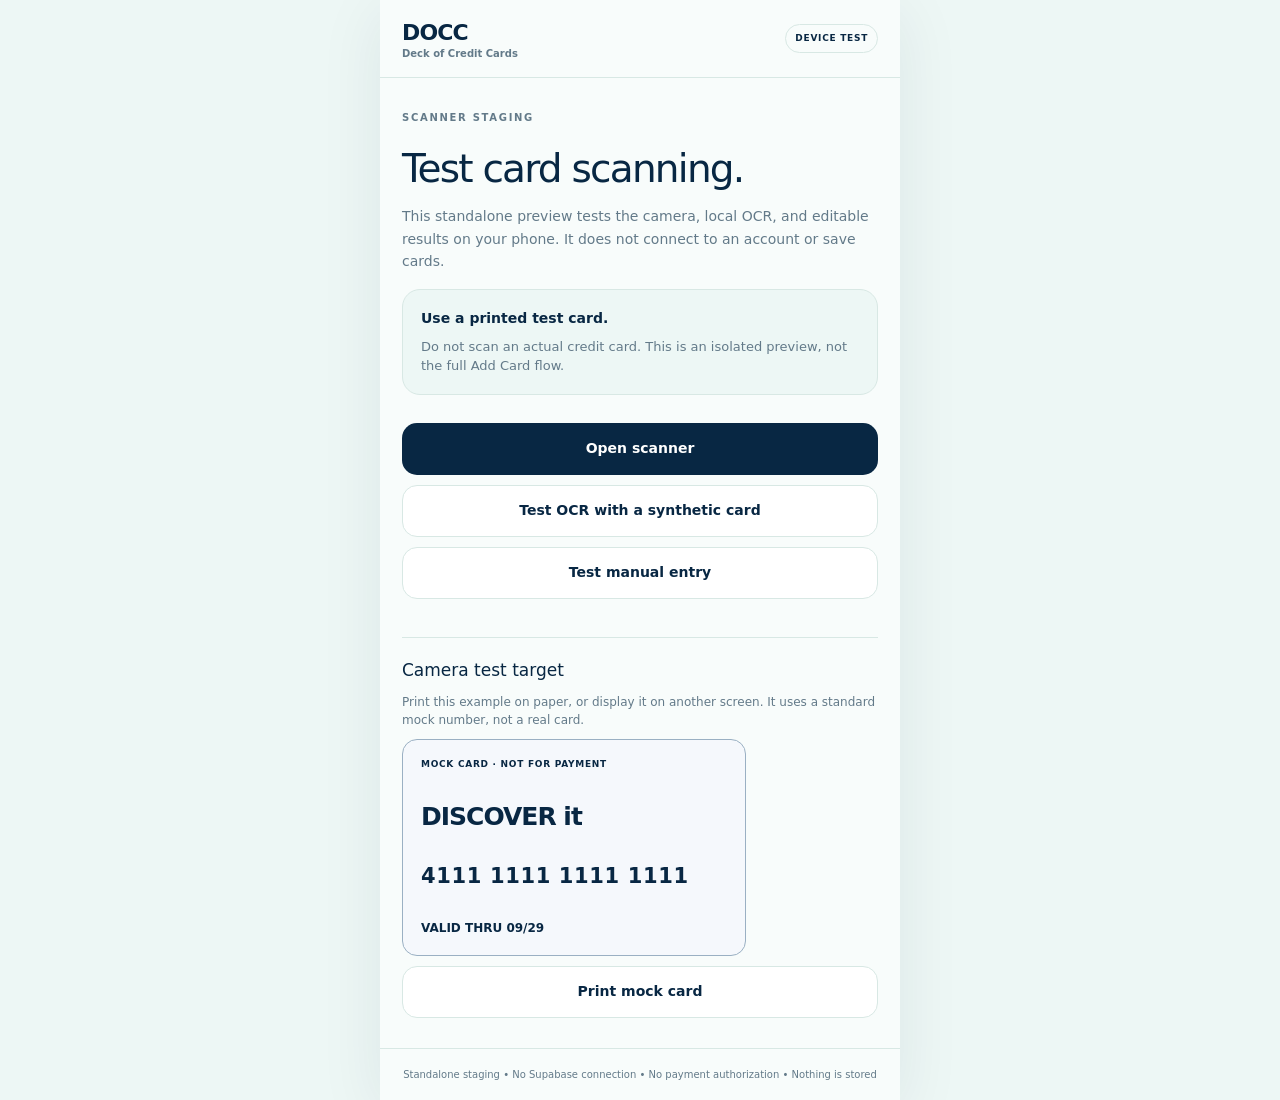
<file: scanner-staging/index.html>
<!doctype html>
<html lang="en">
  <head>
    <meta charset="UTF-8" />
    <meta name="viewport" content="width=device-width, initial-scale=1, viewport-fit=cover" />
    <meta name="theme-color" content="#082743" />
    <meta name="robots" content="noindex, nofollow, noarchive" />
    <meta name="description" content="DOCC card scanner device test. No account, image upload, or card storage." />
    <title>DOCC — Scanner Device Test</title>
    <script type="module" crossorigin src="/scanner-staging/assets/index-CfVlvTiG.js"></script>
    <link rel="stylesheet" crossorigin href="/scanner-staging/assets/index-Z7DN_DnQ.css">
  </head>
  <body>
    <div id="root"></div>
  </body>
</html>
</file>
<file: scanner-staging/assets/index-Z7DN_DnQ.css>
.scan-flow{flex-direction:column;gap:16px;min-height:calc(100dvh - 100px);padding:24px 22px 36px;display:flex}.scan-heading h1{color:var(--docc-navy-900);letter-spacing:-.04em;margin:0;font-size:34px;line-height:1.05}.scan-heading>p:last-child{max-width:390px;color:var(--color-muted);margin:12px 0 0;font-size:14px;line-height:1.55}.scan-viewport{isolation:isolate;aspect-ratio:1.586;background:#082743;border-radius:24px;width:100%;max-height:350px;position:relative;overflow:hidden}.scan-viewport video{object-fit:cover;width:100%;height:100%;display:block}.scan-guide{aspect-ratio:1.586;pointer-events:none;border:2px solid #ffffffe6;border-radius:15px;justify-content:center;align-items:end;width:88%;display:flex;position:absolute;top:50%;left:6%;transform:translateY(-50%);box-shadow:0 0 0 999px #00000024}.scan-guide span{color:#fff;text-shadow:0 1px 4px #000c;background:#082743bf;border-radius:8px;padding:4px 8px;font-size:12px;font-weight:600;position:absolute;bottom:8px}.scan-placeholder{color:#ffffffa6;pointer-events:none;place-items:center;margin:0;font-size:13px;display:grid;position:absolute;inset:0}.scan-working{color:#fff;text-align:center;background:#082743d1;place-items:center;padding:20px;font-size:14px;font-weight:650;display:grid;position:absolute;inset:0}.scan-error{color:#885917;background:#fffaf0;border:1px solid #edd9b2;border-radius:14px;margin:0;padding:12px;font-size:13px;line-height:1.4}.scan-camera-info{color:var(--color-muted);margin:0;font-size:11px;line-height:1.45}.scan-privacy{color:var(--color-muted);margin:0;font-size:11px;line-height:1.5}.scan-actions{gap:10px;margin-top:auto;display:grid}.scan-actions .text-button{color:var(--docc-navy-900);justify-self:center}.scan-file-input{display:none}.scan-entry{flex-direction:column;gap:10px;margin:18px 0 22px;display:flex}.scan-entry .button{justify-content:center;align-items:center;gap:10px;display:flex}.scan-entry-note{text-align:center;color:var(--color-muted);margin:0;font-size:11px}.scan-review{border:1px solid var(--docc-mist-200);background:var(--docc-mint-100);color:var(--docc-navy-900);border-radius:15px;padding:12px 14px;font-size:12px}.scan-review strong,.scan-review span{display:block}.scan-review span{color:var(--color-muted);margin-top:4px}@media (height<=740px){.scan-viewport{max-height:260px}.scan-flow{padding-top:12px}}@layer theme{:root,:host{--font-sans:ui-sans-serif, system-ui, sans-serif, "Apple Color Emoji", "Segoe UI Emoji", "Segoe UI Symbol", "Noto Color Emoji";--font-mono:ui-monospace, SFMono-Regular, Menlo, Monaco, Consolas, "Liberation Mono", "Courier New", monospace;--default-font-family:var(--font-sans);--default-mono-font-family:var(--font-mono);--color-surface:#f6f7f9;--color-ink:#101828;--color-muted:#667085;--color-border:#e4e7ec;--color-soft:#f2f4f7;--color-accent:#2357d8;--color-accent-soft:#eef3ff;--color-warm:#a15c14;--color-warm-soft:#fff8eb;--color-success:#287a55;--color-success-soft:#eef8f2}}@layer base{*,:after,:before,::backdrop{box-sizing:border-box;border:0 solid;margin:0;padding:0}::file-selector-button{box-sizing:border-box;border:0 solid;margin:0;padding:0}html,:host{-webkit-text-size-adjust:100%;tab-size:4;line-height:1.5;font-family:var(--default-font-family,ui-sans-serif, system-ui, sans-serif, "Apple Color Emoji", "Segoe UI Emoji", "Segoe UI Symbol", "Noto Color Emoji");font-feature-settings:var(--default-font-feature-settings,normal);font-variation-settings:var(--default-font-variation-settings,normal);-webkit-tap-highlight-color:transparent}hr{height:0;color:inherit;border-top-width:1px}abbr:where([title]){-webkit-text-decoration:underline dotted;text-decoration:underline dotted}h1,h2,h3,h4,h5,h6{font-size:inherit;font-weight:inherit}a{color:inherit;-webkit-text-decoration:inherit;-webkit-text-decoration:inherit;-webkit-text-decoration:inherit;-webkit-text-decoration:inherit;text-decoration:inherit}b,strong{font-weight:bolder}code,kbd,samp,pre{font-family:var(--default-mono-font-family,ui-monospace, SFMono-Regular, Menlo, Monaco, Consolas, "Liberation Mono", "Courier New", monospace);font-feature-settings:var(--default-mono-font-feature-settings,normal);font-variation-settings:var(--default-mono-font-variation-settings,normal);font-size:1em}small{font-size:80%}sub,sup{vertical-align:baseline;font-size:75%;line-height:0;position:relative}sub{bottom:-.25em}sup{top:-.5em}table{text-indent:0;border-color:inherit;border-collapse:collapse}:-moz-focusring{outline:auto}progress{vertical-align:baseline}summary{display:list-item}ol,ul,menu{list-style:none}img,svg,video,canvas,audio,iframe,embed,object{vertical-align:middle;display:block}img,video{max-width:100%;height:auto}button,input,select,optgroup,textarea{font:inherit;font-feature-settings:inherit;font-variation-settings:inherit;letter-spacing:inherit;color:inherit;opacity:1;background-color:#0000;border-radius:0}::file-selector-button{font:inherit;font-feature-settings:inherit;font-variation-settings:inherit;letter-spacing:inherit;color:inherit;opacity:1;background-color:#0000;border-radius:0}:where(select:is([multiple],[size])) optgroup{font-weight:bolder}:where(select:is([multiple],[size])) optgroup option{padding-inline-start:20px}::file-selector-button{margin-inline-end:4px}::placeholder{opacity:1}@supports (not ((-webkit-appearance:-apple-pay-button))) or (contain-intrinsic-size:1px){::placeholder{color:currentColor}@supports (color:color-mix(in lab, red, red)){::placeholder{color:color-mix(in oklab, currentcolor 50%, transparent)}}}textarea{resize:vertical}::-webkit-search-decoration{-webkit-appearance:none}::-webkit-date-and-time-value{min-height:1lh;text-align:inherit}::-webkit-datetime-edit{display:inline-flex}::-webkit-datetime-edit-fields-wrapper{padding:0}::-webkit-datetime-edit{padding-block:0}::-webkit-datetime-edit-year-field{padding-block:0}::-webkit-datetime-edit-month-field{padding-block:0}::-webkit-datetime-edit-day-field{padding-block:0}::-webkit-datetime-edit-hour-field{padding-block:0}::-webkit-datetime-edit-minute-field{padding-block:0}::-webkit-datetime-edit-second-field{padding-block:0}::-webkit-datetime-edit-millisecond-field{padding-block:0}::-webkit-datetime-edit-meridiem-field{padding-block:0}::-webkit-calendar-picker-indicator{line-height:1}:-moz-ui-invalid{box-shadow:none}button,input:where([type=button],[type=reset],[type=submit]){appearance:button}::file-selector-button{appearance:button}::-webkit-inner-spin-button{height:auto}::-webkit-outer-spin-button{height:auto}[hidden]:where(:not([hidden=until-found])){display:none!important}}@layer components,utilities;*,:before,:after{box-sizing:border-box}html,body,#root{min-height:100%}body{color:var(--color-ink);-webkit-font-smoothing:antialiased;text-rendering:optimizelegibility;background:#eef0f3;margin:0;font-family:Inter,ui-sans-serif,system-ui,-apple-system,BlinkMacSystemFont,Segoe UI,sans-serif}button,input,select,textarea{font:inherit}input,select,textarea{font-size:16px}button{color:inherit}button:focus-visible,input:focus-visible{outline-offset:2px;outline:3px solid #2357d82e}button:disabled{cursor:not-allowed}.app-shell{background:#eef0f3;justify-content:center;min-height:100vh;display:flex}.app-frame{background:var(--color-surface);width:100%;max-width:430px;min-height:100vh;padding-bottom:88px;position:relative;overflow:hidden;box-shadow:0 0 0 1px #10182809}:is(.app-frame:has(.welcome),.app-frame:has(.flow-screen),.app-frame:has(.center-screen)){padding-bottom:0}.top-bar{z-index:10;grid-template-columns:1fr auto 1fr;align-items:center;height:74px;padding:18px 22px;display:grid;position:relative}.top-title{letter-spacing:-.01em;font-size:14px;font-weight:650}.top-action{justify-content:flex-end;display:flex}.wordmark{align-items:baseline;gap:8px;display:flex}.wordmark>span{letter-spacing:-.055em;font-size:19px;font-weight:800;line-height:1}.wordmark small{color:var(--color-muted);letter-spacing:.04em;font-size:10px}.icon-button,.avatar-button,.round-add{cursor:pointer;background:0 0;border:0;justify-content:center;align-items:center;padding:0;display:inline-flex}.icon-button{border-radius:50%;width:38px;height:38px;margin-left:-9px}.icon-button:hover{background:var(--color-soft)}.avatar-button{background:var(--color-ink);color:#fff;border-radius:50%;width:34px;height:34px;font-size:11px;font-weight:700}.top-action-cluster{align-items:center;gap:8px;display:flex}.notification-button{border:1px solid var(--color-border);width:34px;height:34px;color:var(--color-ink);cursor:pointer;background:#fff;border-radius:50%;justify-content:center;align-items:center;display:inline-flex;position:relative}.notification-badge{background:var(--color-ink);color:#fff;box-sizing:content-box;border:2px solid #fff;border-radius:999px;place-items:center;min-width:17px;height:17px;padding:0 4px;font-size:8px;font-weight:800;display:grid;position:absolute;top:-5px;right:-4px}.page{padding:22px 22px 116px}.page-heading{margin-bottom:34px}.page-heading h1,.flow-screen h1,.center-screen h1,.welcome h1{color:var(--color-ink);letter-spacing:-.045em;margin:0;font-weight:660}.page-heading h1{font-size:34px;line-height:1.02}.page-heading>p:last-child{max-width:330px;color:var(--color-muted);margin:9px 0 0;font-size:14px;line-height:1.55}.eyebrow{text-transform:uppercase;letter-spacing:.17em;color:var(--color-muted);margin:0 0 8px;font-size:10px;font-weight:750;line-height:1.2}.warm-text{color:var(--color-warm)}.cool-text{color:var(--color-accent)}.button{cursor:pointer;border:1px solid #0000;border-radius:15px;width:100%;min-height:52px;font-size:14px;font-weight:680;transition:transform .16s,opacity .16s,background .16s}.button:hover:not(:disabled){transform:translateY(-1px)}.button:active:not(:disabled){transform:translateY(0)}.button.primary{background:var(--color-ink);color:#fff}.button.primary:hover:not(:disabled){background:#1c293d}.button.secondary{border-color:var(--color-border);color:var(--color-ink);background:0 0}.button.secondary:hover:not(:disabled){background:#fff}.button:disabled{opacity:.35}.button-inline{justify-content:center;align-items:center;gap:8px;display:inline-flex}.text-button{color:var(--color-muted);cursor:pointer;background:0 0;border:0;padding:10px;font-size:12px;font-weight:650}.text-button:hover{color:var(--color-ink)}.welcome{flex-direction:column;min-height:100vh;padding:0 22px 26px;display:flex}.welcome .top-bar{padding-left:0;padding-right:0}.welcome-hero{flex-direction:column;flex:1;justify-content:center;padding:24px 0 40px;display:flex}.hero-mark,.attention-orb,.success-orb{background:var(--color-ink);color:#fff;border-radius:23px;justify-content:center;align-items:center;width:72px;height:72px;margin-bottom:30px;display:flex}.hero-mark.small{border-radius:19px;width:58px;height:58px}.welcome h1{max-width:330px;font-size:49px;line-height:.97}.hero-copy{max-width:350px;color:var(--color-muted);margin:20px 0 0;font-size:15px;line-height:1.65}.welcome-actions{gap:10px;display:grid}.fine-print{color:#98a2b3;text-align:center;margin:6px 0 0;font-size:10px}.home-page{padding-top:14px}.deck-heading{margin-bottom:39px}.home-section{margin-bottom:40px}.section-heading{margin-bottom:15px}.section-heading.row{justify-content:space-between;align-items:flex-end;display:flex}.section-heading h2{letter-spacing:-.025em;margin:0;font-size:18px;font-weight:650;line-height:1.2}.round-add{border:1px solid var(--color-border);background:#fff;border-radius:50%;width:34px;height:34px}.round-add:hover{background:var(--color-soft)}.attention-card{background:var(--color-warm-soft);text-align:left;cursor:pointer;border:1px solid #f1d9b9;border-radius:20px;grid-template-columns:auto 1fr auto;gap:14px;width:100%;padding:18px;display:grid}.attention-card:hover{border-color:#e6c08e}.attention-icon{width:38px;height:38px;color:var(--color-warm);background:#f9e6c9;border-radius:12px;justify-content:center;align-items:center;display:flex}.attention-card>div:nth-child(2){min-width:0}.attention-card span{color:#92652d;margin-bottom:5px;font-size:10px;display:block}.attention-card strong{font-size:14px;line-height:1.3;display:block}.attention-card p{color:#8b6e4e;margin:3px 0 0;font-size:12px;line-height:1.45}.attention-card>svg{color:#ad8455;align-self:center}.handling-list{border-top:1px solid var(--color-border)}.handling-list button{border:0;border-bottom:1px solid var(--color-border);text-align:left;cursor:pointer;background:0 0;grid-template-columns:auto 1fr auto;align-items:center;gap:12px;width:100%;padding:14px 0;display:grid}.handling-check{background:var(--color-success-soft);width:30px;height:30px;color:var(--color-success);border-radius:50%;justify-content:center;align-items:center;display:flex}.handling-list strong,.handling-list span{display:block}.handling-list strong{font-size:13px;font-weight:650}.handling-list span{color:var(--color-muted);margin-top:3px;font-size:11px}.cards-list{border-top:1px solid var(--color-border)}.card-row{border:0;border-bottom:1px solid var(--color-border);text-align:left;cursor:pointer;background:0 0;grid-template-columns:auto 1fr auto auto;align-items:center;gap:12px;width:100%;min-height:74px;padding:13px 0;display:grid}.card-row:hover .card-row-copy strong{color:var(--color-accent)}.issuer-mark{background:var(--color-ink);color:#fff;border-radius:12px;justify-content:center;align-items:center;width:38px;height:38px;font-size:13px;font-weight:760;display:flex}.issuer-mark.large{border-radius:13px;width:44px;height:44px}.issuer-mark.hero{border-radius:18px;width:58px;height:58px;font-size:18px}.card-row-copy{min-width:0}.card-row-copy strong,.card-row-copy span{white-space:nowrap;text-overflow:ellipsis;display:block;overflow:hidden}.card-row-copy strong{font-size:13px;font-weight:650}.card-row-copy span{color:var(--color-muted);margin-top:4px;font-size:10px}.card-row-end{flex-direction:column;align-items:flex-end;gap:5px;display:flex}.job-tag{font-size:10px;font-weight:700}.state{white-space:nowrap;font-size:9px}.state.attention{color:var(--color-warm)}.state.scheduled{color:var(--color-success)}.state.quiet{color:#98a2b3}.empty-state{text-align:center;flex-direction:column;justify-content:center;align-items:center;min-height:485px;display:flex}.empty-state.compact{min-height:360px}.empty-icon{border:1px solid var(--color-border);color:#475467;background:#fff;border-radius:20px;justify-content:center;align-items:center;width:60px;height:60px;margin-bottom:22px;display:flex}.empty-state h2,.empty-state h3{letter-spacing:-.03em;margin:0}.empty-state h2{font-size:24px}.empty-state h3{font-size:18px}.empty-state p{max-width:300px;color:var(--color-muted);margin:10px 0 24px;font-size:13px;line-height:1.6}.empty-state .button{max-width:310px}.empty-state .text-button{margin-top:5px}.flow-screen{flex-direction:column;min-height:calc(100vh - 74px);padding:28px 22px 24px;display:flex}.flow-screen h1{max-width:355px;font-size:36px;line-height:1.04}.flow-copy{max-width:350px;color:var(--color-muted);margin:13px 0 0;font-size:14px;line-height:1.6}.flow-spacer{flex:1;min-height:30px}.form-flow{gap:35px}.form-stack{gap:18px;display:grid}.form-stack label span{color:#475467;margin:0 0 8px;font-size:11px;font-weight:650;display:block}.form-stack input{border:1px solid var(--color-border);width:100%;height:52px;color:var(--color-ink);background:#fff;border-radius:14px;padding:0 15px;font-size:16px;transition:border-color .16s,box-shadow .16s}.form-stack input:focus{border-color:#9db2eb;outline:0;box-shadow:0 0 0 4px #2357d80f}.form-stack input::placeholder{color:#b4bbc6}.form-grid{grid-template-columns:1fr 1fr;gap:12px;display:grid}.job-list{border-top:1px solid var(--color-border);margin-top:31px;display:grid}.job-list button{border:0;border-bottom:1px solid var(--color-border);text-align:left;cursor:pointer;background:0 0;justify-content:space-between;align-items:center;gap:15px;padding:17px 2px;display:flex}.job-list button:hover strong{color:var(--color-accent)}.job-list button.selected{background:var(--color-accent-soft);border-radius:14px;margin:0 -10px;padding-left:10px;padding-right:10px}.job-list button.selected strong{color:var(--color-accent)}.job-list strong,.job-list span{display:block}.job-list strong{font-size:14px;font-weight:680}.job-list span{color:var(--color-muted);margin-top:4px;font-size:11px;line-height:1.45}.identity-card{border:1px solid var(--color-border);background:#fff;border-radius:18px;align-items:center;gap:13px;margin-top:35px;padding:17px;display:flex}.identity-card strong,.identity-card span{display:block}.identity-card strong{font-size:13px}.identity-card span{color:var(--color-muted);margin-top:4px;font-size:11px}.attention-orb{width:58px;height:58px;color:var(--color-warm);background:#f9e6c9;border-radius:19px;margin-bottom:25px}.frequency-grid{grid-template-columns:repeat(3,1fr);gap:9px;margin-top:34px;display:grid}.frequency-grid button{border:1px solid var(--color-border);cursor:pointer;background:#fff;border-radius:18px;height:90px;transition:border-color .15s,background .15s}.frequency-grid button.selected{background:var(--color-accent-soft);border-color:#94ace8}.frequency-grid strong,.frequency-grid span{display:block}.frequency-grid strong{letter-spacing:-.04em;font-size:23px}.frequency-grid span{color:var(--color-muted);margin-top:2px;font-size:10px}.next-check-card{background:var(--color-soft);border-radius:16px;justify-content:space-between;margin-top:12px;padding:17px;font-size:12px;display:flex}.next-check-card span{color:var(--color-muted)}.next-check-card strong{font-weight:650}.compact-form{margin-top:18px}.maintenance-start{margin-top:29px}.start-choice{grid-template-columns:1fr 1fr;gap:9px;margin-top:14px;display:grid}.start-choice button{border:1px solid var(--color-border);min-height:48px;color:var(--color-ink);cursor:pointer;background:#fff;border-radius:14px;font-size:11px;font-weight:680}.start-choice button.selected{background:var(--color-accent-soft);color:var(--color-accent);border-color:#94ace8}.center-screen{flex-direction:column;align-items:flex-start;min-height:calc(100vh - 74px);padding:52px 22px 25px;display:flex}.center-screen .success-orb{background:var(--color-success-soft);width:58px;height:58px;color:var(--color-success);border-radius:19px}.center-screen h1{font-size:37px;line-height:1.03}.center-screen>p:not(.eyebrow){max-width:330px;color:var(--color-muted);font-size:14px;line-height:1.6}.center-screen .button{margin-top:auto}.notice-card{border:1px solid var(--color-border);border-radius:18px;gap:12px;margin-top:30px;padding:16px;display:flex}.notice-card.warm{background:var(--color-warm-soft);color:var(--color-warm);border-color:#f1d9b9}.notice-card strong,.notice-card span{display:block}.notice-card strong{color:var(--color-ink);font-size:12px}.notice-card span{color:#8b6e4e;margin-top:4px;font-size:11px;line-height:1.45}.card-page{padding-top:4px}.card-identity-large{align-items:center;gap:15px;display:flex}.card-identity-large p{color:var(--color-muted);margin:0 0 3px;font-size:10px}.card-identity-large h1{letter-spacing:-.04em;margin:0;font-size:27px;line-height:1.1}.card-identity-large span{color:#98a2b3;margin-top:5px;font-size:11px;display:block}.job-chip{background:var(--color-soft);color:#475467;text-transform:uppercase;letter-spacing:.08em;border-radius:999px;margin:18px 0 30px 73px;padding:6px 9px;font-size:9px;font-weight:750;display:inline-flex}.status-panel{border:1px solid var(--color-border);text-align:left;background:#fff;border-radius:19px;grid-template-columns:auto 1fr auto;align-items:center;gap:12px;width:100%;min-height:78px;padding:15px 16px;display:grid}button.status-panel{cursor:pointer}.status-panel.attention,.status-panel.due{background:var(--color-warm-soft);color:var(--color-warm);border-color:#f1d9b9}.status-panel.scheduled,.status-panel.handled{background:var(--color-success-soft);color:var(--color-success);border-color:#cee7d7}.status-panel.neutral{color:#667085;background:#fff}.status-panel strong,.status-panel span{display:block}.status-panel strong{color:var(--color-ink);font-size:13px}.status-panel span{color:var(--color-muted);margin-top:4px;font-size:10px;line-height:1.4}.detail-list{border-top:1px solid var(--color-border);margin:26px 0}.detail-list>div{border-bottom:1px solid var(--color-border);justify-content:space-between;align-items:center;gap:20px;min-height:53px;padding:14px 0;display:flex}.detail-list span{color:var(--color-muted);font-size:11px}.detail-list strong{text-align:right;max-width:225px;font-size:11px;font-weight:650}.timeline-section{margin-top:38px}.timeline-row{grid-template-columns:8px 1fr;gap:11px;padding:13px 0;display:grid}.timeline-dot{background:#c3cad4;border-radius:50%;width:7px;height:7px;margin-top:4px}.timeline-row strong,.timeline-row span{display:block}.timeline-row strong{font-size:11px;font-weight:600;line-height:1.45}.timeline-row span{color:#98a2b3;margin-top:4px;font-size:9px}.empty-copy{color:var(--color-muted);font-size:12px}.activity-list{border-top:1px solid var(--color-border)}.activity-row{border-bottom:1px solid var(--color-border);grid-template-columns:auto 1fr;gap:13px;padding:18px 0;display:grid}.activity-icon{border:1px solid var(--color-border);color:#475467;background:#fff;border-radius:11px;justify-content:center;align-items:center;width:33px;height:33px;display:flex}.activity-row span,.activity-row strong,.activity-row small{display:block}.activity-row span{color:#98a2b3;font-size:9px}.activity-row strong{margin-top:3px;font-size:12px;font-weight:600;line-height:1.5}.activity-row small{color:#98a2b3;margin-top:5px;font-size:9px}.notification-feed{border-top:1px solid var(--color-border)}.notification-feed-row{border:0;border-bottom:1px solid var(--color-border);text-align:left;width:100%;color:inherit;cursor:pointer;background:0 0;grid-template-columns:auto 1fr auto;align-items:center;gap:13px;padding:18px 0;display:grid}.notification-feed-row.unread{background:linear-gradient(90deg,#e1f7f094,#0000 70%)}.notification-feed-row strong{font-size:12px;line-height:1.4;display:block}.notification-feed-row p{color:var(--color-muted);margin:5px 0 0;font-size:11px;line-height:1.5}.notification-feed-row span{color:#98a2b3;margin-top:6px;font-size:9px;display:block}.settings-card{border:1px solid var(--color-border);background:#fff;border-radius:18px;overflow:hidden}.settings-card button{border:0;border-bottom:1px solid var(--color-border);cursor:pointer;background:#fff;justify-content:space-between;width:100%;padding:17px;display:flex}.settings-card button:last-child{border-bottom:0}.settings-card button:hover{background:#fafbfc}.settings-card span{font-size:12px;font-weight:600}.settings-card>div{justify-content:space-between;align-items:center;gap:18px;min-height:68px;display:flex;padding:17px 18px!important}.settings-card>div span,.settings-card>div strong{display:block}.settings-card>div span{color:var(--color-muted);font-size:11px;font-weight:600}.settings-card>div strong{color:var(--color-ink);text-align:right;font-size:13px;font-weight:700}.danger-text{color:var(--color-muted);cursor:pointer;background:0 0;border:0;margin-top:18px;padding:10px 2px;font-size:12px;font-weight:650}.danger-text:hover{color:var(--color-ink)}.detail-section{margin-top:32px}.detail-section>.eyebrow{margin-bottom:11px}.detail-grid{border-top:1px solid var(--color-border)}.detail-grid>div{border-bottom:1px solid var(--color-border);justify-content:space-between;align-items:center;gap:20px;min-height:54px;padding:14px 0;display:flex}.detail-grid span{color:var(--color-muted);font-size:11px}.detail-grid strong{color:var(--color-ink);text-align:right;font-size:12px;font-weight:680}.mini-timeline{border-top:1px solid var(--color-border)}.mini-timeline>div{border-bottom:1px solid var(--color-border);grid-template-columns:8px minmax(0,1fr);align-items:start;gap:12px;padding:14px 0;display:grid}.mini-timeline .timeline-dot{border-radius:50%;width:7px;height:7px;margin-top:5px}.mini-timeline strong,.mini-timeline span{display:block}.mini-timeline strong{color:var(--color-ink);overflow-wrap:anywhere;font-size:12px;font-weight:650;line-height:1.45}.mini-timeline span{color:var(--color-muted);margin-top:4px;font-size:10px;line-height:1.4}.page>.text-button{margin:20px auto 0;display:block}.bottom-nav{z-index:25;height:78px;padding:8px 45px max(8px, env(safe-area-inset-bottom));-webkit-backdrop-filter:blur(16px);backdrop-filter:blur(16px);background:#fafbfcf0;border-top:1px solid #e4e7ece6;justify-content:space-between;display:flex;position:absolute;bottom:0;left:0;right:0}.bottom-nav button{color:#98a2b3;cursor:pointer;background:0 0;border:0;flex-direction:column;justify-content:center;align-items:center;gap:5px;min-width:55px;font-size:9px;display:flex}.bottom-nav button.active{color:var(--color-ink)}.bottom-nav button span{font-weight:650}.demo-trigger{z-index:30;border:1px solid var(--color-border);color:var(--color-muted);cursor:pointer;background:#ffffffeb;border-radius:999px;padding:7px 10px;font-size:9px;font-weight:700;position:absolute;bottom:92px;right:16px;box-shadow:0 5px 20px #10182814}.sheet-backdrop{z-index:50;-webkit-backdrop-filter:blur(2px);backdrop-filter:blur(2px);background:#10182847;align-items:flex-end;display:flex;position:absolute;inset:0}.demo-sheet{background:#fff;border-radius:25px 25px 0 0;width:100%;padding:10px 20px 28px;box-shadow:0 -18px 50px #1018281f}.sheet-handle{background:#d0d5dd;border-radius:999px;width:36px;height:4px;margin:0 auto 24px}.demo-sheet h3{letter-spacing:-.03em;margin:0;font-size:22px}.demo-sheet>p:not(.eyebrow){color:var(--color-muted);margin:7px 0 22px;font-size:11px;line-height:1.5}.demo-sheet>button{border:0;border-top:1px solid var(--color-border);text-align:left;cursor:pointer;background:0 0;grid-template-columns:auto 1fr auto;align-items:center;gap:12px;width:100%;padding:15px 0;display:grid}.demo-sheet>button:disabled{opacity:.35}.demo-sheet strong,.demo-sheet small{display:block}.demo-sheet strong{font-size:12px}.demo-sheet small{color:var(--color-muted);margin-top:3px;font-size:10px}@media (width>=700px){.app-shell{padding:28px 0}.app-frame{border-radius:28px;min-height:calc(100vh - 56px);box-shadow:0 18px 60px #1018281f}.welcome,.flow-screen,.center-screen{min-height:calc(100vh - 130px)}.bottom-nav{border-radius:0 0 28px 28px}}@media (prefers-reduced-motion:reduce){*,:before,:after{scroll-behavior:auto!important;transition:none!important;animation:none!important}}:root{--color-ink:#082743;--color-muted:#637a89;--color-border:#d8e8e4;--color-surface:#f4fbf9;--docc-navy-900:#082743;--docc-navy-800:#0d3859;--docc-mist-200:#d8e8e4;--docc-mint-100:#dff9f1}body{color:#082743;background:#edf7f5}.stage-root .button.primary{color:#fff;background:#082743}.stage-root .button.secondary{background:#fff;border-color:#d8e8e4}.stage-root{background:#f8fcfb;flex-direction:column;max-width:520px;min-height:100dvh;margin:0 auto;display:flex;box-shadow:0 12px 60px #08274314}.stage-header{min-height:74px;padding:max(16px, env(safe-area-inset-top)) 22px 16px;border-bottom:1px solid #d8e8e4;justify-content:space-between;align-items:center;gap:12px;display:flex}.stage-wordmark{color:#082743;letter-spacing:-.04em;white-space:nowrap;font-size:22px;font-weight:900}.stage-wordmark span{letter-spacing:0;color:#637a89;margin-top:-3px;font-size:10px;font-weight:700;display:block}.stage-pill{letter-spacing:.08em;color:#082743;white-space:nowrap;border:1px solid #d8e8e4;border-radius:20px;padding:7px 9px;font-size:9px;font-weight:800}.stage-main{flex-direction:column;flex:1;min-width:0;display:flex}.stage-panel{flex-direction:column;flex:1;gap:16px;width:100%;padding:34px 22px 30px;display:flex}.stage-panel h1{letter-spacing:-.045em;color:#082743;margin:0;font-size:clamp(30px,8vw,39px);line-height:1.06}.stage-panel>p:not(.eyebrow){color:#637a89;margin:0;font-size:14px;line-height:1.6}.stage-notice{background:#edf7f5;border:1px solid #d8e8e4;border-radius:18px;gap:8px;padding:18px;display:grid}.stage-notice strong{font-size:14px}.stage-notice span{color:#637a89;font-size:13px;line-height:1.5}.stage-actions{gap:10px;margin-top:12px;display:grid}.stage-fields{gap:14px;margin-top:8px;display:grid}.stage-fields label{color:#082743;gap:7px;font-size:12px;font-weight:750;display:grid}.stage-fields input{background:#fff;border:1px solid #d8e8e4;border-radius:12px;width:100%;min-height:50px;padding:10px 14px;font-size:16px}.stage-footer{padding:18px 22px max(18px, env(safe-area-inset-bottom));text-align:center;color:#637a89;border-top:1px solid #d8e8e4;font-size:10px;line-height:1.5}@media (height<=720px){.stage-panel{padding-top:20px}}.stage-mock-print{border-top:1px solid #d8e8e4;gap:10px;margin-top:22px;padding-top:20px;display:grid}.stage-mock-print h2{color:#082743;margin:0;font-size:17px}.stage-mock-print p{color:#637a89;margin:0;font-size:12px;line-height:1.5}.stage-mock-card{aspect-ratio:1.586;color:#082743;background:#f5f8fc;border:1px solid #9ab0c3;border-radius:15px;align-content:space-between;width:100%;max-width:344px;padding:18px;display:grid;overflow:hidden}.stage-mock-card strong{letter-spacing:-.04em;font-size:25px}.stage-mock-label{letter-spacing:.08em;font-size:9px;font-weight:800}.stage-mock-number{letter-spacing:.03em;white-space:nowrap;font-size:clamp(15px,4.2vw,21px);font-weight:700}.stage-mock-expiry{font-size:12px;font-weight:700}@media print{@page{size:auto;margin:14mm}body,.stage-root,.stage-panel{box-shadow:none!important;background:#fff!important;margin:0!important;padding:0!important}.stage-header,.stage-footer,.stage-panel>:not(.stage-mock-print),.stage-mock-print>:not(.stage-mock-card){display:none!important}.stage-mock-print{border:0!important;margin:0!important;padding:0!important}.stage-mock-card{box-sizing:border-box;-webkit-print-color-adjust:exact;print-color-adjust:exact;width:85.6mm;max-width:none;height:53.98mm}.stage-mock-number{font-size:18px}}
</file>
